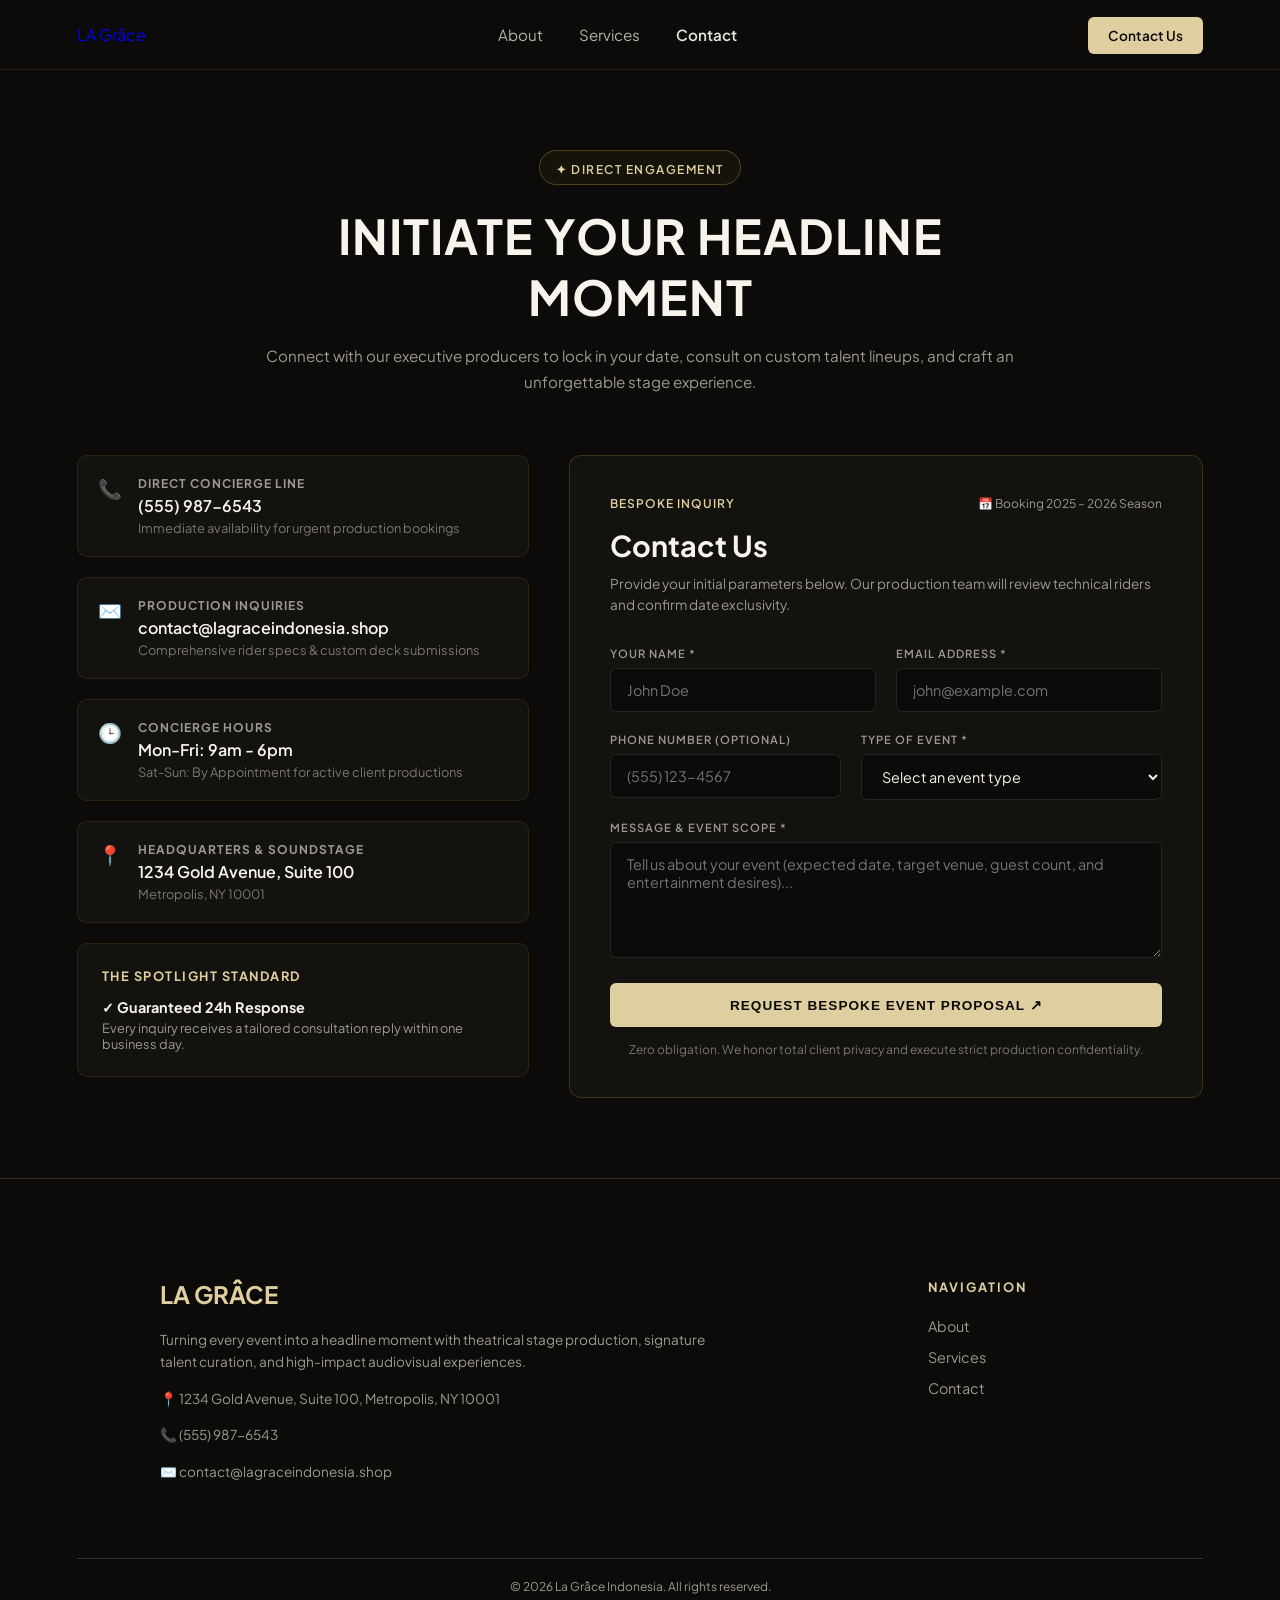
<file: contact.html>
<!DOCTYPE html>
<html lang="id">
<head>
    <meta charset="UTF-8">
    <meta name="viewport" content="width=device-width, initial-scale=1.0">
    <title>Contact Us — La Grâce</title>
    
    <!-- Favicon / Logo di Tab Browser -->
    <link rel="icon" type="image/png" href="https://i.postimg.cc/vTbywnqx/LOGO-LA-GRACE-AMORANT-logo-la-grace-hampers-hitam.png">

    <link rel="stylesheet" href="style.css">
    <!-- Google Fonts -->
    <link rel="preconnect" href="https://fonts.googleapis.com">
    <link rel="preconnect" href="https://fonts.gstatic.com" crossorigin>
    <link href="https://fonts.googleapis.com/css2?family=Plus+Jakarta+Sans:wght@300;400;500;600;700&display=swap" rel="stylesheet">

    <!-- Open Graph / Social Media Preview Tags -->
    <meta property="og:title" content="Contact Us — La Grâce">
    <meta property="og:description" content="Initiate your headline moment with our executive producers to lock in your date, consult on custom talent lineups, and craft an unforgettable stage experience.">
    <meta property="og:image" content="https://i.postimg.cc/vTbywnqx/LOGO-LA-GRACE-AMORANT-logo-la-grace-hampers-hitam.png">
    <meta property="og:url" content="https://lagraceindonesia.shop/contact.html">
    <meta property="og:type" content="website">

    <!-- Twitter Card Tags -->
    <meta name="twitter:card" content="summary_large_image">
    <meta name="twitter:title" content="Contact Us — La Grâce">
    <meta name="twitter:description" content="Initiate your headline moment with La Grâce Indonesia.">
    <meta name="twitter:image" content="https://i.postimg.cc/vTbywnqx/LOGO-LA-GRACE-AMORANT-logo-la-grace-hampers-hitam.png">
</head>
<body>

    <!-- Header / Navbar -->
    <header class="navbar">
        <a href="index.html" class="brand-logo">
            <span class="logo-box">LA Grâce</span>
        </a>        
        
        <!-- Tombol Hamburger untuk HP -->
        <button class="menu-toggle" id="menuToggle" aria-label="Toggle Menu">
            <span></span>
            <span></span>
            <span></span>
        </button>

        <nav class="nav-links" id="navLinks">
            <a href="about.html">About</a>
            <a href="services.html">Services</a>
            <a href="contact.html" style="color: #e6e4df; font-weight: 600;">Contact</a>
        </nav>
        
        <div class="nav-action">
            <a href="contact.html" class="btn-contact">Contact Us</a>
        </div>
    </header>

    <!-- Contact Section -->
    <section class="contact-section">
        <div class="section-header">
            <div class="curated-badge">
                <span>✦ DIRECT ENGAGEMENT</span>
            </div>
            <h2>INITIATE YOUR HEADLINE MOMENT</h2>
            <p>Connect with our executive producers to lock in your date, consult on custom talent lineups, and craft an unforgettable stage experience.</p>
        </div>

        <div class="contact-grid">
            <!-- Kolom Kiri: Informasi Kontak & Standar -->
            <div class="contact-info-col">
                <div class="info-card">
                    <span class="info-icon">📞</span>
                    <div>
                        <h4>DIRECT CONCIERGE LINE</h4>
                        <p class="info-highlight">(555) 987-6543</p>
                        <p class="info-sub">Immediate availability for urgent production bookings</p>
                    </div>
                </div>

                <div class="info-card">
                    <span class="info-icon">✉️</span>
                    <div>
                        <h4>PRODUCTION INQUIRIES</h4>
                        <p class="info-highlight">contact@lagraceindonesia.shop</p>
                        <p class="info-sub">Comprehensive rider specs & custom deck submissions</p>
                    </div>
                </div>

                <div class="info-card">
                    <span class="info-icon">🕒</span>
                    <div>
                        <h4>CONCIERGE HOURS</h4>
                        <p class="info-highlight">Mon-Fri: 9am - 6pm</p>
                        <p class="info-sub">Sat-Sun: By Appointment for active client productions</p>
                    </div>
                </div>

                <div class="info-card">
                    <span class="info-icon">📍</span>
                    <div>
                        <h4>HEADQUARTERS & SOUNDSTAGE</h4>
                        <p class="info-highlight">1234 Gold Avenue, Suite 100</p>
                        <p class="info-sub">Metropolis, NY 10001</p>
                    </div>
                </div>

                <div class="spotlight-standard-box">
                    <h4>THE SPOTLIGHT STANDARD</h4>
                    <div class="standard-item">
                        <strong>✓ Guaranteed 24h Response</strong>
                        <p>Every inquiry receives a tailored consultation reply within one business day.</p>
                    </div>
                </div>
            </div>

            <!-- Kolom Kanan: Form Kontak Formspree -->
            <div class="contact-form-col">
                <div class="form-card-header">
                    <span class="badge-sub">BESPOKE INQUIRY</span>
                    <span class="badge-season">📅 Booking 2025 – 2026 Season</span>
                </div>
                <h3>Contact Us</h3>
                <p class="form-desc">Provide your initial parameters below. Our production team will review technical riders and confirm date exclusivity.</p>

                <form action="https://formspree.io/f/YOUR_FORMSPREE_ENDPOINT" method="POST" class="inquiry-form">
                    <div class="form-row">
                        <div class="form-group">
                            <label>YOUR NAME *</label>
                            <input type="text" name="name" placeholder="John Doe" required>
                        </div>
                        <div class="form-group">
                            <label>EMAIL ADDRESS *</label>
                            <input type="email" name="email" placeholder="john@example.com" required>
                        </div>
                    </div>

                    <div class="form-row">
                        <div class="form-group">
                            <label>PHONE NUMBER (OPTIONAL)</label>
                            <input type="tel" name="phone" placeholder="(555) 123-4567">
                        </div>
                        <div class="form-group">
                            <label>TYPE OF EVENT *</label>
                            <select name="event_type" required>
                                <option value="" disabled selected>Select an event type</option>
                                <option value="Bespoke Live Bands">Bespoke Live Bands</option>
                                <option value="Celebrity & World-Class DJs">Celebrity & World-Class DJs</option>
                                <option value="Stage Production & Design">Stage Production & Design</option>
                                <option value="Full Celebration Solutions & Hampers">Full Celebration Solutions & Hampers</option>
                            </select>
                        </div>
                    </div>

                    <div class="form-group full-width">
                        <label>MESSAGE & EVENT SCOPE *</label>
                        <textarea name="message" rows="5" placeholder="Tell us about your event (expected date, target venue, guest count, and entertainment desires)..." required></textarea>
                    </div>

                    <button type="submit" class="btn-submit">REQUEST BESPOKE EVENT PROPOSAL ↗</button>
                    <p class="form-footer-note">Zero obligation. We honor total client privacy and execute strict production confidentiality.</p>
                </form>
            </div>
        </div>
    </section>

    <!-- Footer Section -->
    <footer class="footer">
        <div class="footer-container" style="display: flex; justify-content: space-between; max-width: 1000px; margin: 0 auto; padding: 20px;">
            
            <!-- Brand Column -->
            <div class="footer-col brand-col" style="flex: 0 0 60%;">
                <div class="footer-logo">LA GRÂ̂CE</div>
                <p>Turning every event into a headline moment with theatrical stage production, signature talent curation, and high-impact audiovisual experiences.</p>
                <div class="footer-contact">
                    <p>📍 1234 Gold Avenue, Suite 100, Metropolis, NY 10001</p>
                    <p>📞 (555) 987-6543</p>
                    <p>✉️ contact@lagraceindonesia.shop</p>
                </div>
            </div>

            <!-- Navigation Column -->
            <div class="footer-col nav-col" style="flex: 0 0 20%;">
                <h4>NAVIGATION</h4>
                <ul style="list-style: none; padding: 0;">
                    <li><a href="about.html">About</a></li>
                    <li><a href="services.html">Services</a></li>
                    <li><a href="contact.html">Contact</a></li>
                </ul>
            </div>
            
        </div>
        
        <!-- Footer Bottom -->
        <div class="footer-bottom" style="text-align: center; margin-top: 40px; border-top: 1px solid #333; padding-top: 20px;">
            <p>© 2026 La Grâ̂ce Indonesia. All rights reserved.</p>
        </div>
    </footer>

    <!-- Script untuk Toggle Menu HP -->
    <script>
        const menuToggle = document.getElementById('menuToggle');
        const navLinks = document.getElementById('navLinks');

        menuToggle.addEventListener('click', () => {
            navLinks.classList.toggle('active');
        });
    </script>

</body>
</html>
</file>
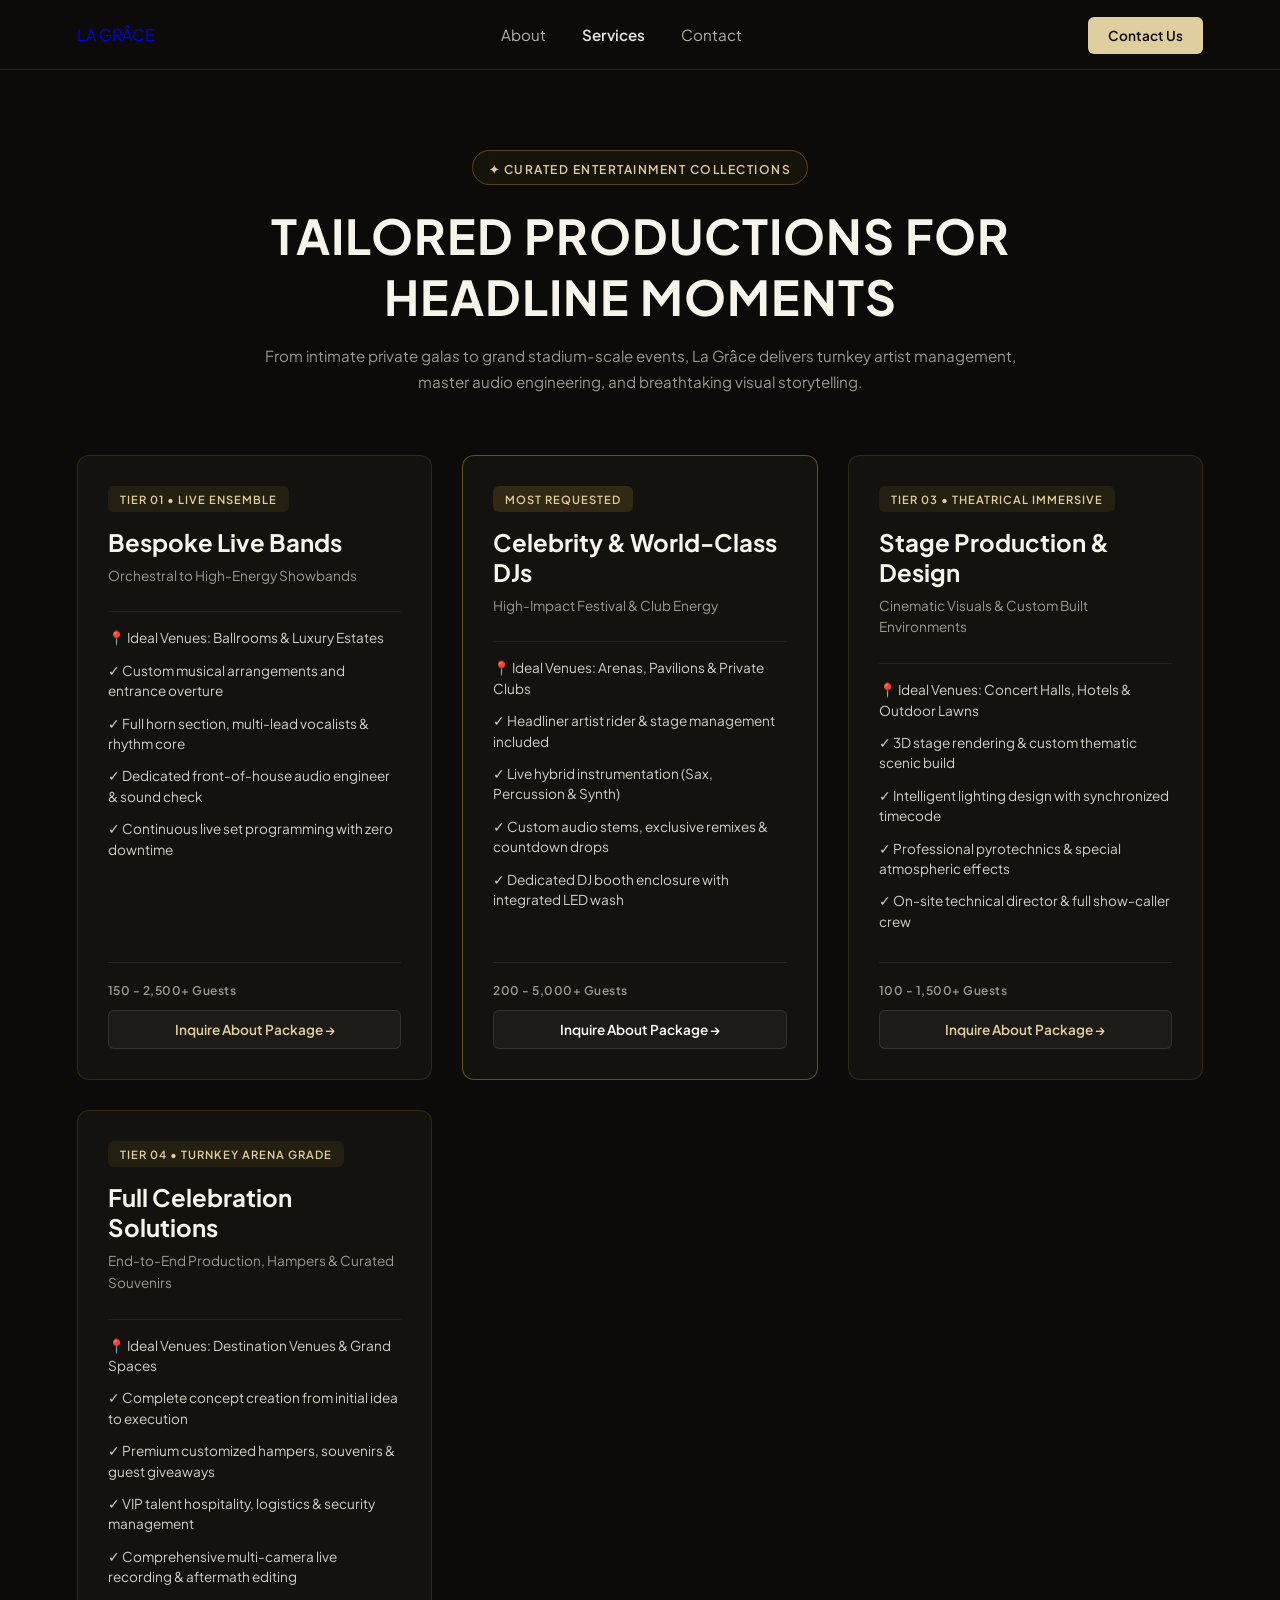
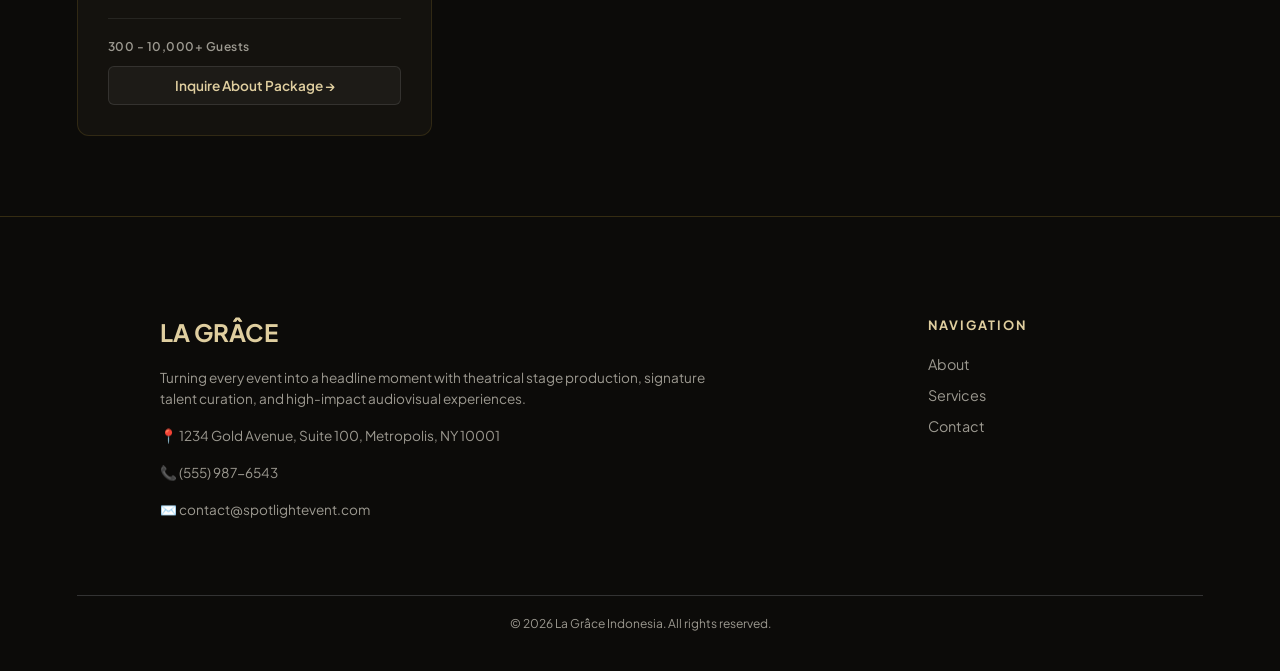
<file: services.html>
<!DOCTYPE html>
<html lang="id">
<head>
    <meta charset="UTF-8">
    <meta name="viewport" content="width=device-width, initial-scale=1.0">
    <title>Services & Rate Cards — La Grâ̂ce</title>
    
    <!-- Favicon / Logo di Tab Browser -->
    <link rel="icon" type="image/png" href="https://i.postimg.cc/vTbywnqx/LOGO-LA-GRACE-AMORANT-logo-la-grace-hampers-hitam.png">

    <link rel="stylesheet" href="style.css">
    <!-- Google Fonts -->
    <link rel="preconnect" href="https://fonts.googleapis.com">
    <link rel="preconnect" href="https://fonts.gstatic.com" crossorigin>
    <link href="https://fonts.googleapis.com/css2?family=Plus+Jakarta+Sans:wght@300;400;500;600;700&display=swap" rel="stylesheet">

    <!-- Open Graph / Social Media Preview Tags -->
    <meta property="og:title" content="Services & Rate Cards — La Grâ̂ce">
    <meta property="og:description" content="Tailored productions for headline moments. From bespoke live bands, world-class DJs, to premium hampers and stage production.">
    <meta property="og:image" content="https://i.postimg.cc/vTbywnqx/LOGO-LA-GRACE-AMORANT-logo-la-grace-hampers-hitam.png">
    <meta property="og:url" content="https://lagraceindonesia.shop/services.html">
    <meta property="og:type" content="website">

    <!-- Twitter Card Tags -->
    <meta name="twitter:card" content="summary_large_image">
    <meta name="twitter:title" content="Services & Rate Cards — La Grâ̂ce">
    <meta name="twitter:description" content="Tailored productions for headline moments with La Grâ̂ce Indonesia.">
    <meta name="twitter:image" content="https://i.postimg.cc/vTbywnqx/LOGO-LA-GRACE-AMORANT-logo-la-grace-hampers-hitam.png">
</head>
<body>

    <!-- Header / Navbar -->
    <header class="navbar">
        <a href="index.html" class="brand-logo">
            <span class="logo-box">LA GRÂ̂CE</span>
        </a>        
        
        <!-- Tombol Hamburger untuk HP -->
        <button class="menu-toggle" id="menuToggle" aria-label="Toggle Menu">
            <span></span>
            <span></span>
            <span></span>
        </button>

        <nav class="nav-links" id="navLinks">
            <a href="about.html">About</a>
            <a href="services.html" style="color: #e6e4df; font-weight: 600;">Services</a>
            <a href="contact.html">Contact</a>
        </nav>
        
        <div class="nav-action">
            <a href="contact.html" class="btn-contact">Contact Us</a>
        </div>
    </header>

    <!-- Rate Cards Section -->
    <section class="rate-cards-section">
        <div class="section-header">
            <div class="curated-badge">
                <span>✦ CURATED ENTERTAINMENT COLLECTIONS</span>
            </div>
            <h2>TAILORED PRODUCTIONS FOR HEADLINE MOMENTS</h2>
            <p>From intimate private galas to grand stadium-scale events, La Grâ̂ce delivers turnkey artist management, master audio engineering, and breathtaking visual storytelling.</p>
        </div>

        <div class="cards-grid">
            <!-- Card 1 -->
            <div class="rate-card">
                <div>
                    <span class="card-badge">TIER 01 • LIVE ENSEMBLE</span>
                    <h3>Bespoke Live Bands</h3>
                    <p class="card-desc">Orchestral to High-Energy Showbands</p>
                    <ul class="card-list">
                        <li>📍 Ideal Venues: Ballrooms & Luxury Estates</li>
                        <li>✓ Custom musical arrangements and entrance overture</li>
                        <li>✓ Full horn section, multi-lead vocalists & rhythm core</li>
                        <li>✓ Dedicated front-of-house audio engineer & sound check</li>
                        <li>✓ Continuous live set programming with zero downtime</li>
                    </ul>
                </div>
                <div class="card-footer">
                    <span class="footer-label">150 - 2,500+ Guests</span>
                    <a href="contact.html" class="inquire-btn">Inquire About Package →</a>
                </div>
            </div>

            <!-- Card 2 -->
            <div class="rate-card" style="border-color: rgba(212, 175, 55, 0.4);">
                <div>
                    <span class="card-badge" style="background: rgba(212, 175, 55, 0.15);">MOST REQUESTED</span>
                    <h3>Celebrity & World-Class DJs</h3>
                    <p class="card-desc">High-Impact Festival & Club Energy</p>
                    <ul class="card-list">
                        <li>📍 Ideal Venues: Arenas, Pavilions & Private Clubs</li>
                        <li>✓ Headliner artist rider & stage management included</li>
                        <li>✓ Live hybrid instrumentation (Sax, Percussion & Synth)</li>
                        <li>✓ Custom audio stems, exclusive remixes & countdown drops</li>
                        <li>✓ Dedicated DJ booth enclosure with integrated LED wash</li>
                    </ul>
                </div>
                <div class="card-footer">
                    <span class="footer-label">200 - 5,000+ Guests</span>
                    <a href="contact.html" class="inquire-btn" style="color: #ffffff;">Inquire About Package →</a>
                </div>
            </div>

            <!-- Card 3 -->
            <div class="rate-card">
                <div>
                    <span class="card-badge">TIER 03 • THEATRICAL IMMERSIVE</span>
                    <h3>Stage Production & Design</h3>
                    <p class="card-desc">Cinematic Visuals & Custom Built Environments</p>
                    <ul class="card-list">
                        <li>📍 Ideal Venues: Concert Halls, Hotels & Outdoor Lawns</li>
                        <li>✓ 3D stage rendering & custom thematic scenic build</li>
                        <li>✓ Intelligent lighting design with synchronized timecode</li>
                        <li>✓ Professional pyrotechnics & special atmospheric effects</li>
                        <li>✓ On-site technical director & full show-caller crew</li>
                    </ul>
                </div>
                <div class="card-footer">
                    <span class="footer-label">100 - 1,500+ Guests</span>
                    <a href="contact.html" class="inquire-btn">Inquire About Package →</a>
                </div>
            </div>

            <!-- Card 4 -->
            <div class="rate-card">
                <div>
                    <span class="card-badge">TIER 04 • TURNKEY ARENA GRADE</span>
                    <h3>Full Celebration Solutions</h3>
                    <p class="card-desc">End-to-End Production, Hampers & Curated Souvenirs</p>
                    <ul class="card-list">
                        <li>📍 Ideal Venues: Destination Venues & Grand Spaces</li>
                        <li>✓ Complete concept creation from initial idea to execution</li>
                        <li>✓ Premium customized hampers, souvenirs & guest giveaways</li>
                        <li>✓ VIP talent hospitality, logistics & security management</li>
                        <li>✓ Comprehensive multi-camera live recording & aftermath editing</li>
                    </ul>
                </div>
                <div class="card-footer">
                    <span class="footer-label">300 - 10,000+ Guests</span>
                    <a href="contact.html" class="inquire-btn">Inquire About Package →</a>
                </div>
            </div>
        </div>
    </section>

    <!-- Footer Section -->
    <footer class="footer">
        <div class="footer-container" style="display: flex; justify-content: space-between; max-width: 1000px; margin: 0 auto; padding: 20px;">
            
            <!-- Brand Column (Mengambil porsi 60%) -->
            <div class="footer-col brand-col" style="flex: 0 0 60%;">
                <div class="footer-logo">LA GRÂ̂CE</div>
                <p>Turning every event into a headline moment with theatrical stage production, signature talent curation, and high-impact audiovisual experiences.</p>
                <div class="footer-contact">
                    <p>📍 1234 Gold Avenue, Suite 100, Metropolis, NY 10001</p>
                    <p>📞 (555) 987-6543</p>
                    <p>✉️ contact@spotlightevent.com</p>
                </div>
            </div>

            <!-- Navigation Column (Mengambil porsi 20%) -->
            <div class="footer-col nav-col" style="flex: 0 0 20%;">
                <h4>NAVIGATION</h4>
                <ul style="list-style: none; padding: 0;">
                    <li><a href="about.html">About</a></li>
                    <li><a href="services.html">Services</a></li>
                    <li><a href="contact.html">Contact</a></li>
                </ul>
            </div>
            
        </div>
        
        <!-- Footer Bottom tetap di tengah -->
        <div class="footer-bottom" style="text-align: center; margin-top: 40px; border-top: 1px solid #333; padding-top: 20px;">
            <p>© 2026 La Grâ̂ce Indonesia. All rights reserved.</p>
        </div>
    </footer>

    <!-- Script untuk Toggle Menu HP -->
    <script>
        const menuToggle = document.getElementById('menuToggle');
        const navLinks = document.getElementById('navLinks');

        menuToggle.addEventListener('click', () => {
            navLinks.classList.toggle('active');
        });
    </script>

</body>
</html>
</file>
<file: style.css>
/* =========================================
   1. RESET & BASE STYLES
   ========================================= */
* {
    margin: 0;
    padding: 0;
    box-sizing: border-box;
}

body {
    font-family: 'Plus Jakarta Sans', sans-serif;
    background-color: #0c0b09;
    color: #e6e4df;
    overflow-x: hidden;
}

/* =========================================
   2. NAVBAR & LOGO STYLING
   ========================================= */
.navbar {
    display: flex;
    justify-content: space-between;
    align-items: center;
    padding: 24px 6%;
    background-color: #0c0b09;
    border-bottom: 1px solid rgba(212, 175, 55, 0.15);
    position: sticky;
    top: 0;
    z-index: 1000;
}

.brand-logo {
    text-decoration: none;
    display: flex;
    align-items: center;
}

/* Pengunci logo agar tidak tampil raksasa */
.navbar-logo-img {
    height: 38px !important;
    width: auto !important;
    object-fit: contain !important;
}

/* Penambahan aturan untuk elemen logo umum */
.logo img {
    max-width: 150px;
    height: auto;
}

.nav-links {
    display: flex;
    gap: 36px;
}

.nav-links a {
    color: #b3b0a5;
    text-decoration: none;
    font-size: 0.95rem;
    font-weight: 400;
    transition: color 0.3s;
}

.nav-links a:hover {
    color: #e6e4df;
}

.btn-contact {
    background-color: #dfce9f;
    color: #0c0b09;
    padding: 10px 20px;
    border-radius: 6px;
    text-decoration: none;
    font-weight: 600;
    font-size: 0.85rem;
    transition: background 0.3s;
}

.btn-contact:hover {
    background-color: #cbb680;
}

/* =========================================
   3. HERO SECTION
   ========================================= */
.hero-section {
    min-height: 90vh;
    display: flex;
    align-items: center;
    justify-content: center;
    text-align: center;
    padding: 60px 20px;
    background: radial-gradient(circle at center, #181510 0%, #0c0b09 70%);
}

.hero-container {
    max-width: 780px;
}

.spotlight-badge {
    display: inline-block;
    border: 1px solid rgba(212, 175, 55, 0.3);
    padding: 6px 16px;
    border-radius: 20px;
    margin-bottom: 24px;
    background: rgba(212, 175, 55, 0.05);
}

.spotlight-badge span {
    font-size: 0.75rem;
    letter-spacing: 1.5px;
    color: #dfce9f;
    font-weight: 600;
}

.hero-section h1 {
    font-size: clamp(2.8rem, 6vw, 4.5rem);
    font-weight: 700;
    letter-spacing: 2px;
    color: #f7f4ec;
    margin-bottom: 20px;
}

.hero-desc {
    font-size: 1rem;
    color: #d1cfc7;
    line-height: 1.7;
    margin-bottom: 16px;
}

.hero-subdesc {
    font-size: 0.9rem;
    color: #9c9990;
    line-height: 1.8;
    margin-bottom: 36px;
}

.hero-buttons {
    display: flex;
    justify-content: center;
    gap: 16px;
    flex-wrap: wrap;
}

.btn-gold {
    background-color: #dfce9f;
    color: #0c0b09;
    padding: 12px 24px;
    border-radius: 6px;
    text-decoration: none;
    font-weight: 600;
    font-size: 0.9rem;
    transition: background 0.3s;
}

.btn-gold:hover {
    background-color: #cbb680;
}

.btn-outline {
    background-color: rgba(255, 255, 255, 0.04);
    color: #e6e4df;
    border: 1px solid rgba(255, 255, 255, 0.12);
    padding: 12px 24px;
    border-radius: 6px;
    text-decoration: none;
    font-weight: 500;
    font-size: 0.9rem;
    transition: all 0.3s;
}

.btn-outline:hover {
    background-color: rgba(255, 255, 255, 0.08);
    border-color: rgba(255, 255, 255, 0.25);
}

/* =========================================
   4. SERVICES & RATE CARDS SECTION
   ========================================= */
.rate-cards-section, .contact-section {
    padding: 80px 6%;
    background-color: #0c0b09;
}

.section-header {
    text-align: center;
    max-width: 800px;
    margin: 0 auto 60px auto;
}

.curated-badge {
    display: inline-block;
    border: 1px solid rgba(212, 175, 55, 0.3);
    padding: 6px 16px;
    border-radius: 20px;
    margin-bottom: 20px;
    background: rgba(212, 175, 55, 0.05);
}

.curated-badge span {
    font-size: 0.75rem;
    letter-spacing: 1.5px;
    color: #dfce9f;
    font-weight: 600;
}

.section-header h2 {
    font-size: clamp(2rem, 4vw, 3rem);
    color: #f7f4ec;
    font-weight: 700;
    margin-bottom: 16px;
    letter-spacing: 1px;
}

.section-header p {
    color: #9c9990;
    font-size: 0.95rem;
    line-height: 1.7;
}

.cards-grid {
    display: grid;
    grid-template-columns: repeat(auto-fit, minmax(280px, 1fr));
    gap: 30px;
    max-width: 1200px;
    margin: 0 auto;
}

.rate-card {
    background: #14120e;
    border: 1px solid rgba(212, 175, 55, 0.15);
    border-radius: 12px;
    padding: 30px;
    display: flex;
    flex-direction: column;
    justify-content: space-between;
    transition: transform 0.35s ease, border-color 0.35s ease, box-shadow 0.35s ease;
}

.rate-card:hover,
.rate-card:active {
    transform: translateY(-8px);
    border-color: rgba(212, 175, 55, 0.5);
    box-shadow: 0 12px 30px rgba(0, 0, 0, 0.6), 0 0 15px rgba(212, 175, 55, 0.1);
}

.card-badge {
    display: inline-block;
    font-size: 0.7rem;
    font-weight: 600;
    letter-spacing: 1px;
    color: #dfce9f;
    background: rgba(212, 175, 55, 0.08);
    padding: 6px 12px;
    border-radius: 6px;
    margin-bottom: 15px;
    align-self: flex-start;
}

.rate-card h3 {
    font-size: 1.5rem;
    color: #f7f4ec;
    margin-bottom: 8px;
}

.card-desc {
    color: #9c9990;
    font-size: 0.85rem;
    margin-bottom: 25px;
    line-height: 1.6;
}

.card-list {
    list-style: none;
    margin-bottom: 30px;
    border-top: 1px solid rgba(255, 255, 255, 0.06);
    padding-top: 16px;
}

.card-list li {
    font-size: 0.85rem;
    color: #d1cfc7;
    margin-bottom: 12px;
    line-height: 1.5;
}

.card-footer {
    border-top: 1px solid rgba(255, 255, 255, 0.08);
    padding-top: 20px;
    display: flex;
    flex-direction: column;
    gap: 12px;
}

.footer-label {
    font-size: 0.75rem;
    color: #9c9990;
    font-weight: 600;
    letter-spacing: 0.5px;
}

.inquire-btn {
    text-align: center;
    background: rgba(255, 255, 255, 0.04);
    border: 1px solid rgba(255, 255, 255, 0.1);
    color: #dfce9f;
    padding: 10px 16px;
    border-radius: 6px;
    text-decoration: none;
    font-size: 0.85rem;
    font-weight: 600;
    transition: 0.3s;
}

.inquire-btn:hover {
    background: #dfce9f;
    color: #0c0b09;
}

/* =========================================
   5. CONTACT PAGE STYLES
   ========================================= */
.contact-grid {
    display: grid;
    grid-template-columns: 1fr 1.4fr;
    gap: 40px;
    max-width: 1200px;
    margin: 0 auto;
}

.contact-info-col {
    display: flex;
    flex-direction: column;
    gap: 20px;
}

.info-card {
    background: #14120e;
    border: 1px solid rgba(212, 175, 55, 0.12);
    padding: 20px;
    border-radius: 10px;
    display: flex;
    gap: 16px;
    align-items: flex-start;
}

.info-icon {
    font-size: 1.2rem;
}

.info-card h4 {
    font-size: 0.75rem;
    letter-spacing: 1px;
    color: #9c9990;
    margin-bottom: 4px;
}

.info-highlight {
    font-size: 1rem;
    color: #f7f4ec;
    font-weight: 600;
    margin-bottom: 4px;
}

.info-sub {
    font-size: 0.8rem;
    color: #7a776f;
}

.spotlight-standard-box {
    background: #14120e;
    border: 1px solid rgba(212, 175, 55, 0.12);
    padding: 24px;
    border-radius: 10px;
}

.spotlight-standard-box h4 {
    font-size: 0.8rem;
    letter-spacing: 1.5px;
    color: #dfce9f;
    margin-bottom: 14px;
}

.standard-item strong {
    display: block;
    font-size: 0.9rem;
    color: #f7f4ec;
    margin-bottom: 4px;
}

.standard-item p {
    font-size: 0.8rem;
    color: #9c9990;
}

.contact-form-col {
    background: #14120e;
    border: 1px solid rgba(212, 175, 55, 0.2);
    border-radius: 12px;
    padding: 40px;
}

.form-card-header {
    display: flex;
    justify-content: space-between;
    align-items: center;
    margin-bottom: 16px;
    font-size: 0.75rem;
}

.badge-sub {
    color: #dfce9f;
    font-weight: 600;
    letter-spacing: 1px;
}

.badge-season {
    color: #9c9990;
}

.contact-form-col h3 {
    font-size: 1.8rem;
    color: #f7f4ec;
    margin-bottom: 10px;
}

.form-desc {
    font-size: 0.85rem;
    color: #9c9990;
    margin-bottom: 30px;
    line-height: 1.6;
}

.inquiry-form .form-row {
    display: grid;
    grid-template-columns: 1fr 1fr;
    gap: 20px;
    margin-bottom: 20px;
}

.inquiry-form .form-group {
    display: flex;
    flex-direction: column;
}

.inquiry-form .full-width {
    grid-column: span 2;
    margin-bottom: 25px;
}

.inquiry-form label {
    font-size: 0.7rem;
    letter-spacing: 1px;
    color: #9c9990;
    margin-bottom: 8px;
    font-weight: 600;
}

.inquiry-form input, 
.inquiry-form select, 
.inquiry-form textarea {
    background: #0c0b09;
    border: 1px solid rgba(255, 255, 255, 0.1);
    border-radius: 6px;
    padding: 12px 16px;
    color: #f7f4ec;
    font-family: inherit;
    font-size: 0.9rem;
    outline: none;
    transition: 0.3s;
}

.inquiry-form input:focus, 
.inquiry-form select:focus, 
.inquiry-form textarea:focus {
    border-color: #dfce9f;
}

.btn-submit {
    width: 100%;
    background-color: #dfce9f;
    color: #0c0b09;
    border: none;
    padding: 14px;
    border-radius: 6px;
    font-weight: 700;
    font-size: 0.85rem;
    letter-spacing: 1px;
    cursor: pointer;
    transition: 0.3s;
    margin-bottom: 15px;
}

.btn-submit:hover {
    background-color: #cbb680;
}

.form-footer-note {
    text-align: center;
    font-size: 0.75rem;
    color: #7a776f;
}

/* =========================================
   6. FOOTER STYLES
   ========================================= */
.footer {
    background-color: #0c0b09;
    padding: 80px 6% 40px 6%;
    border-top: 1px solid rgba(212, 175, 55, 0.2);
    color: #9c9990;
}

.footer-container {
    display: grid;
    grid-template-columns: 2fr 1fr 1fr;
    gap: 40px;
    max-width: 1200px;
    margin: 0 auto;
}

.footer-logo {
    font-size: 1.5rem;
    font-weight: bold;
    color: #dfce9f;
    margin-bottom: 20px;
}

.footer-col p {
    font-size: 0.85rem;
    line-height: 1.6;
    margin-bottom: 15px;
}

.footer-col h4 {
    color: #dfce9f;
    font-size: 0.8rem;
    letter-spacing: 2px;
    margin-bottom: 20px;
}

.nav-col ul {
    list-style: none;
}

.nav-col li {
    margin-bottom: 10px;
}

.nav-col a {
    color: #9c9990;
    text-decoration: none;
    font-size: 0.9rem;
}

.footer-bottom {
    text-align: center;
    margin-top: 60px;
    padding-top: 20px;
    border-top: 1px solid #1a1a1a;
    font-size: 0.75rem;
}

/* =========================================
   7. RESPONSIVE MEDIA QUERIES
   ========================================= */
.menu-toggle {
    display: none;
    background: none;
    border: none;
    cursor: pointer;
    flex-direction: column;
    gap: 5px;
    padding: 5px;
}

.menu-toggle span {
    display: block;
    width: 25px;
    height: 2px;
    background-color: #dfce9f;
    transition: 0.3s;
}

@media (max-width: 900px) {
    .contact-grid {
        grid-template-columns: 1fr;
    }
    .inquiry-form .form-row {
        grid-template-columns: 1fr;
        gap: 0;
    }
    .inquiry-form .form-group {
        margin-bottom: 20px;
    }
}

@media (max-width: 768px) {
    .navbar {
        padding: 16px 5%;
        position: relative;
    }

    .nav-links {
        display: none;
        position: absolute;
        top: 100%;
        left: 0;
        width: 100%;
        background-color: #0c0b09;
        flex-direction: column;
        align-items: center;
        padding: 25px 0;
        border-bottom: 1px solid rgba(212, 175, 55, 0.2);
        box-shadow: 0 10px 20px rgba(0,0,0,0.5);
    }

    .nav-links.active {
        display: flex;
    }

    .nav-links a {
        padding: 12px 0;
        font-size: 1rem;
    }

    .nav-action {
        display: none;
    }

    .menu-toggle {
        display: flex;
    }

    .footer-container {
        grid-template-columns: 1fr;
        gap: 30px;
    }
}

@media (max-width: 1024px) and (min-width: 769px) {
    .navbar {
        padding: 20px 5%;
    }
    
    .footer-container {
        grid-template-columns: 1fr 1fr;
        gap: 30px;
    }
}
</file>
